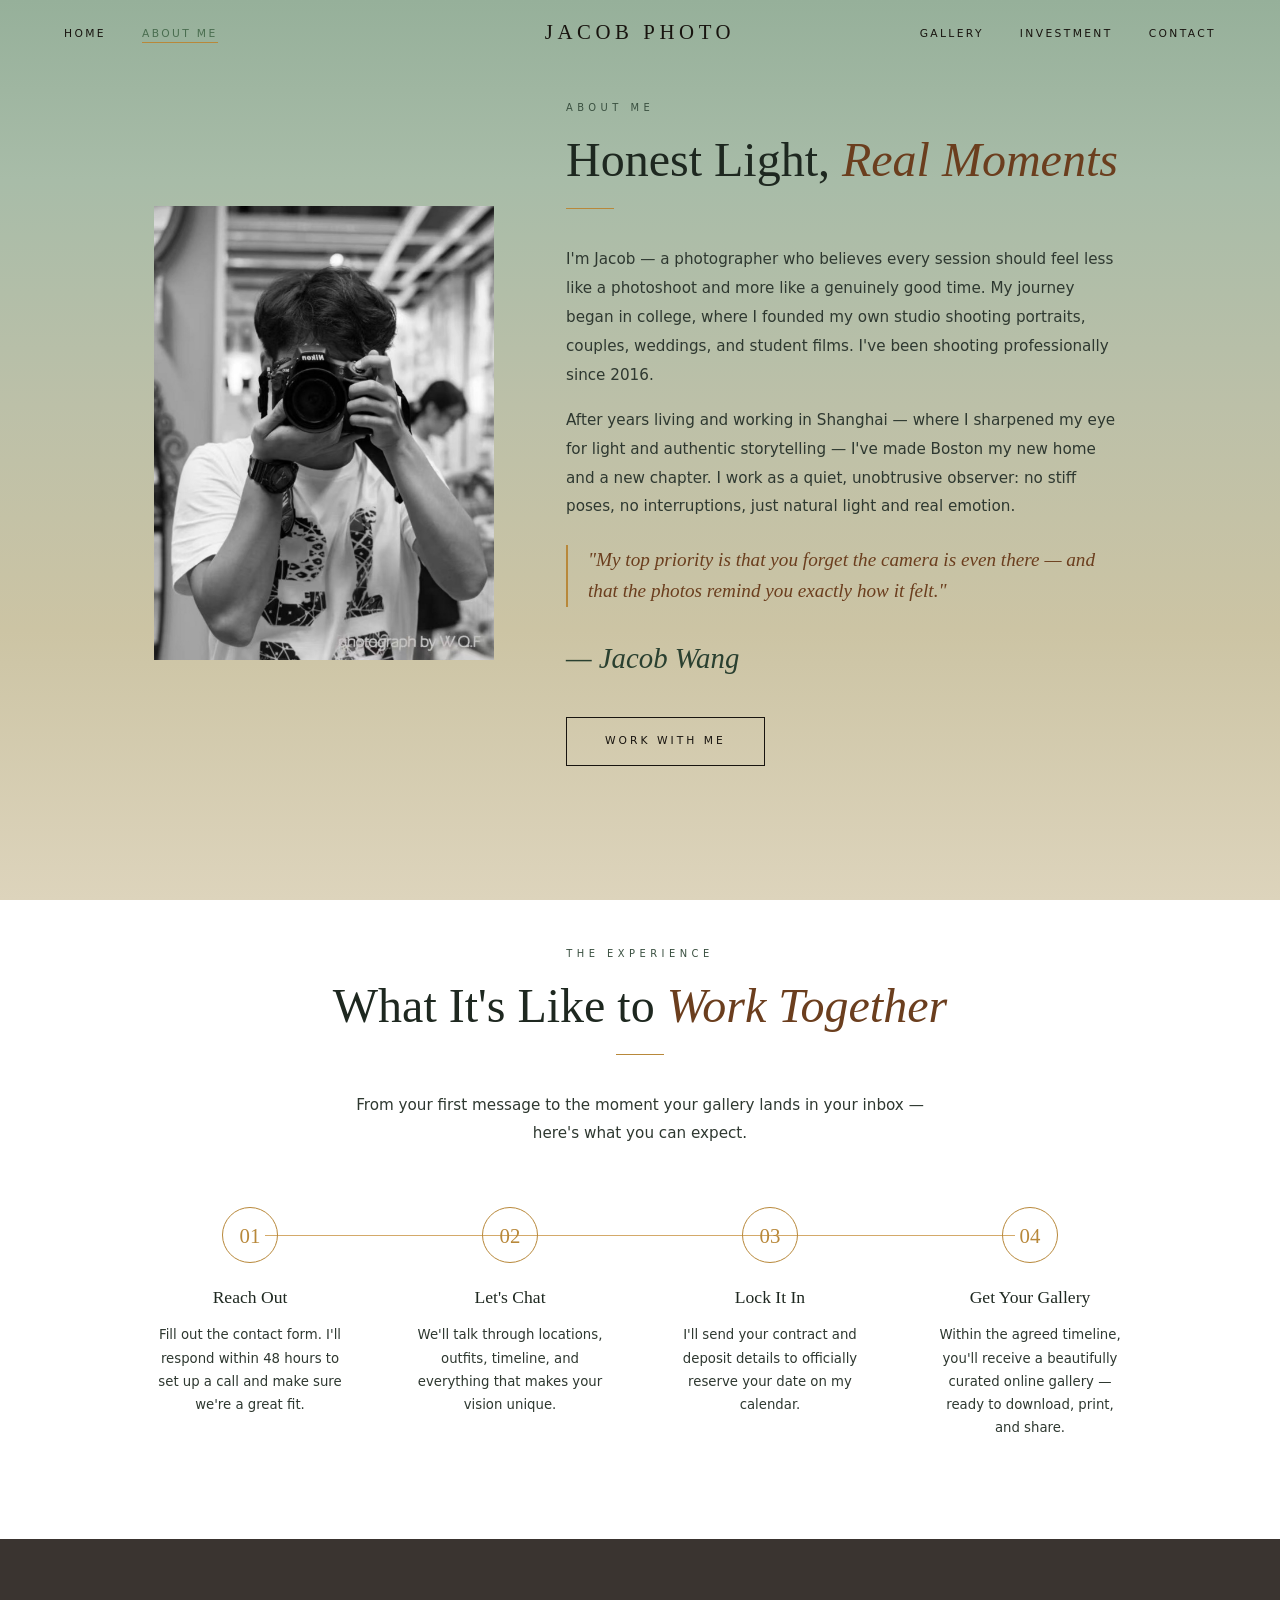
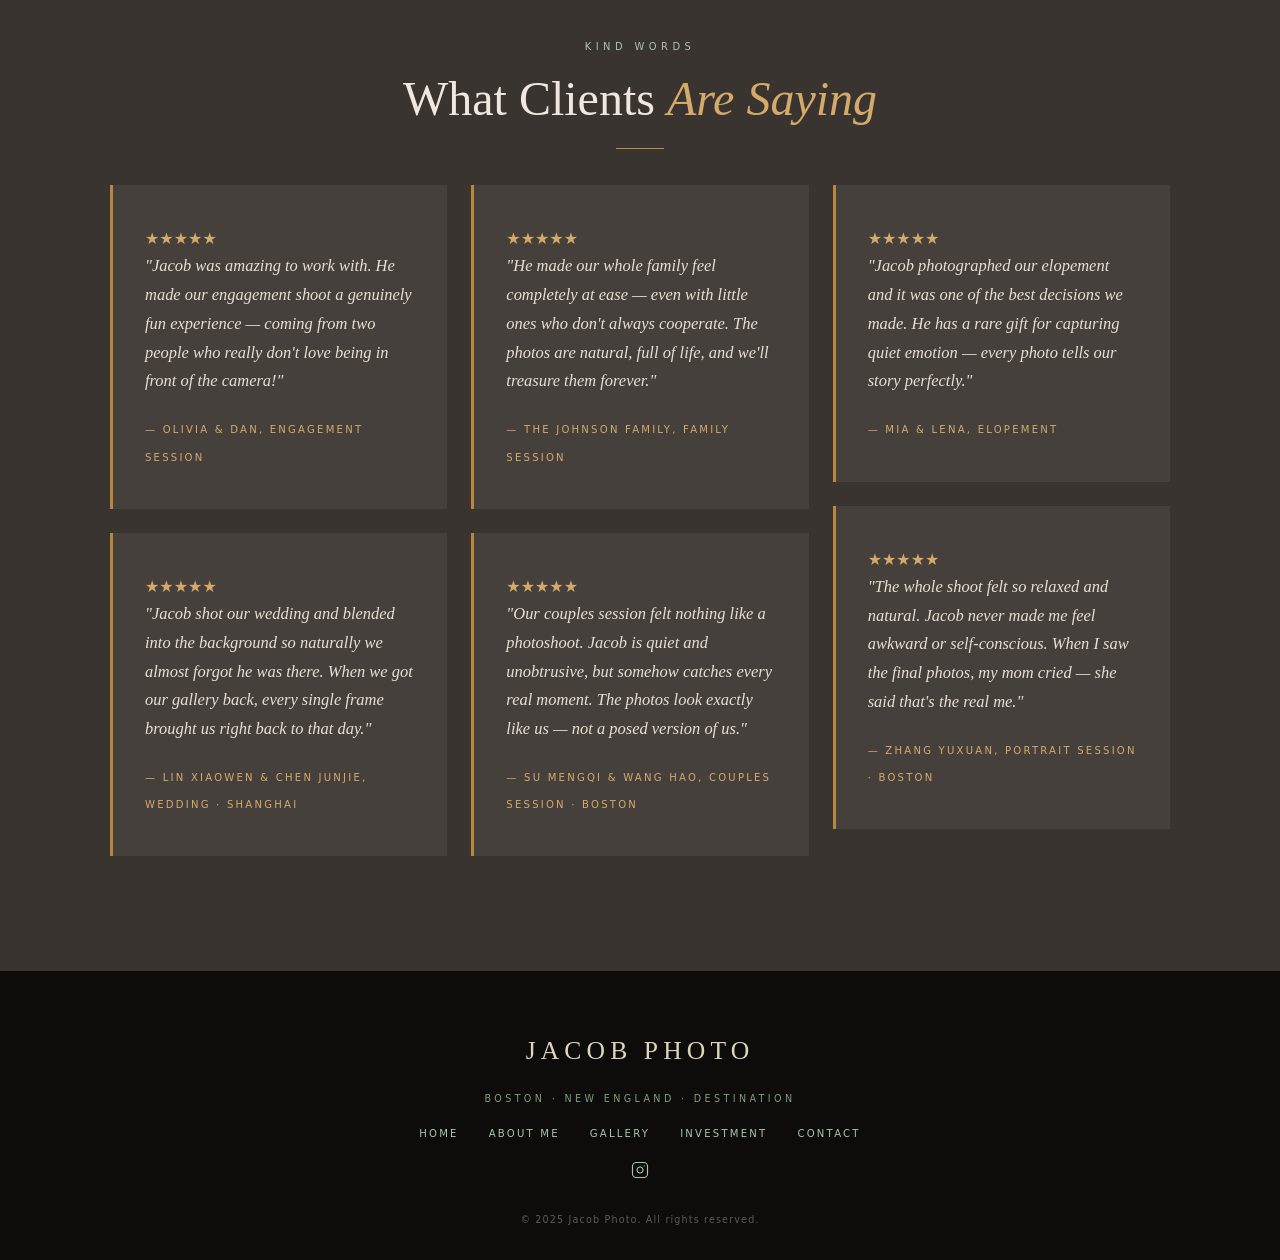
<file: about.html>
<!DOCTYPE html>
<html lang="en">
<head>
  <meta charset="UTF-8"/>
  <meta name="viewport" content="width=device-width,initial-scale=1.0"/>
  <title>About Me — Jacob Photo</title>
  <link rel="preconnect" href="https://fonts.googleapis.com">
  <link rel="preconnect" href="https://fonts.gstatic.com" crossorigin>
  <link href="https://fonts.googleapis.com/css2?family=Cormorant+Garamond:ital,wght@0,300;0,400;0,500;1,300;1,400;1,500&family=Jost:wght@200;300;400;500&display=swap" rel="stylesheet">
  <link rel="stylesheet" href="css/style.css"/>
</head>
<body class="subpage">

<!-- NAV -->
<nav id="nav">
  <div class="nav-inner">
    <ul class="nav-links">
      <li><a href="index.html">Home</a></li>
      <li><a href="about.html" class="active">About Me</a></li>
    </ul>
    <a href="index.html" class="nav-logo">Jacob Photo</a>
    <ul class="nav-links">
      <li><a href="gallery.html">Gallery</a></li>
      <li><a href="investment.html">Investment</a></li>
      <li><a href="contact.html">Contact</a></li>
    </ul>
    <button class="nav-burger" id="burger"><span></span><span></span><span></span></button>
  </div>
</nav>
<div class="nav-mobile" id="navMobile">
  <button class="nav-mobile-close" id="navClose">&#10005;</button>
  <a href="index.html">Home</a>
  <a href="about.html">About Me</a>
  <a href="gallery.html">Gallery</a>
  <a href="investment.html">Investment</a>
  <a href="contact.html">Contact</a>
</div>

<div class="about-compact" style="max-width:1100px;margin:0 auto;padding:100px 64px 80px;">
  <div class="about-compact-img">
    <img src="images/jacob-portrait.jpg" alt="Jacob Wang">
  </div>
  <div class="about-compact-text">
    <span class="label">About Me</span>
    <h1 class="heading">Honest Light, <em>Real Moments</em></h1>
    <div class="rule rule--left"></div>
    <p>I'm Jacob — a photographer who believes every session should feel less like a photoshoot and more like a genuinely good time. My journey began in college, where I founded my own studio shooting portraits, couples, weddings, and student films. I've been shooting professionally since 2016.</p>
    <p>After years living and working in Shanghai — where I sharpened my eye for light and authentic storytelling — I've made Boston my new home and a new chapter. I work as a quiet, unobtrusive observer: no stiff poses, no interruptions, just natural light and real emotion.</p>
    <p class="pull">"My top priority is that you forget the camera is even there — and that the photos remind you exactly how it felt."</p>
    <p class="about-sig">— Jacob Wang</p>
    <a href="contact.html" class="btn">Work With Me</a>
  </div>
</div>

<!-- PROCESS -->
<section class="about-process">
  <span class="label">The Experience</span>
  <h2 class="heading">What It's Like to <em>Work Together</em></h2>
  <div class="rule"></div>
  <p class="sec-intro" style="margin-bottom:60px;">From your first message to the moment your gallery lands in your inbox — here's what you can expect.</p>
  <div class="process-steps">
    <div class="p-step">
      <div class="p-num">01</div>
      <h4>Reach Out</h4>
      <p>Fill out the contact form. I'll respond within 48 hours to set up a call and make sure we're a great fit.</p>
    </div>
    <div class="p-step">
      <div class="p-num">02</div>
      <h4>Let's Chat</h4>
      <p>We'll talk through locations, outfits, timeline, and everything that makes your vision unique.</p>
    </div>
    <div class="p-step">
      <div class="p-num">03</div>
      <h4>Lock It In</h4>
      <p>I'll send your contract and deposit details to officially reserve your date on my calendar.</p>
    </div>
    <div class="p-step">
      <div class="p-num">04</div>
      <h4>Get Your Gallery</h4>
      <p>Within the agreed timeline, you'll receive a beautifully curated online gallery — ready to download, print, and share.</p>
    </div>
  </div>
</section>

<!-- TESTIMONIALS -->
<section class="about-testimonials">
  <span class="label">Kind Words</span>
  <h2 class="heading">What Clients <em>Are Saying</em></h2>
  <div class="rule"></div>
  <div class="t-masonry">

    <div class="t-card">
      <div class="t-stars">★★★★★</div>
      <p>"Jacob was amazing to work with. He made our engagement shoot a genuinely fun experience — coming from two people who really don't love being in front of the camera!"</p>
      <cite>— Olivia &amp; Dan, Engagement Session</cite>
    </div>

    <div class="t-card">
      <div class="t-stars">★★★★★</div>
      <p>"Jacob shot our wedding and blended into the background so naturally we almost forgot he was there. When we got our gallery back, every single frame brought us right back to that day."</p>
      <cite>— Lin Xiaowen &amp; Chen Junjie, Wedding · Shanghai</cite>
    </div>

    <div class="t-card">
      <div class="t-stars">★★★★★</div>
      <p>"He made our whole family feel completely at ease — even with little ones who don't always cooperate. The photos are natural, full of life, and we'll treasure them forever."</p>
      <cite>— The Johnson Family, Family Session</cite>
    </div>

    <div class="t-card">
      <div class="t-stars">★★★★★</div>
      <p>"Our couples session felt nothing like a photoshoot. Jacob is quiet and unobtrusive, but somehow catches every real moment. The photos look exactly like us — not a posed version of us."</p>
      <cite>— Su Mengqi &amp; Wang Hao, Couples Session · Boston</cite>
    </div>

    <div class="t-card">
      <div class="t-stars">★★★★★</div>
      <p>"Jacob photographed our elopement and it was one of the best decisions we made. He has a rare gift for capturing quiet emotion — every photo tells our story perfectly."</p>
      <cite>— Mia &amp; Lena, Elopement</cite>
    </div>

    <div class="t-card">
      <div class="t-stars">★★★★★</div>
      <p>"The whole shoot felt so relaxed and natural. Jacob never made me feel awkward or self-conscious. When I saw the final photos, my mom cried — she said that's the real me."</p>
      <cite>— Zhang Yuxuan, Portrait Session · Boston</cite>
    </div>

  </div>
</section>

<!-- FOOTER -->
<footer class="site-footer">
  <div class="footer-inner">
    <a href="index.html" class="footer-logo">Jacob Photo</a>
    <p class="footer-tag">Boston · New England · Destination</p>
    <nav class="footer-nav">
      <a href="index.html">Home</a>
      <a href="about.html">About Me</a>
      <a href="gallery.html">Gallery</a>
      <a href="investment.html">Investment</a>
      <a href="contact.html">Contact</a>
    </nav>
    <div class="footer-social">
      <a href="#" aria-label="Instagram">
        <svg width="18" height="18" viewBox="0 0 24 24" fill="none" stroke="currentColor" stroke-width="1.5" stroke-linecap="round" stroke-linejoin="round">
          <rect x="2" y="2" width="20" height="20" rx="5"/><path d="M16 11.37A4 4 0 1 1 12.63 8 4 4 0 0 1 16 11.37z"/><line x1="17.5" y1="6.5" x2="17.51" y2="6.5"/>
        </svg>
      </a>
    </div>
    <p class="footer-copy">&copy; 2025 Jacob Photo. All rights reserved.</p>
  </div>
</footer>

<script src="js/main.js"></script>
</body>
</html>
</file>
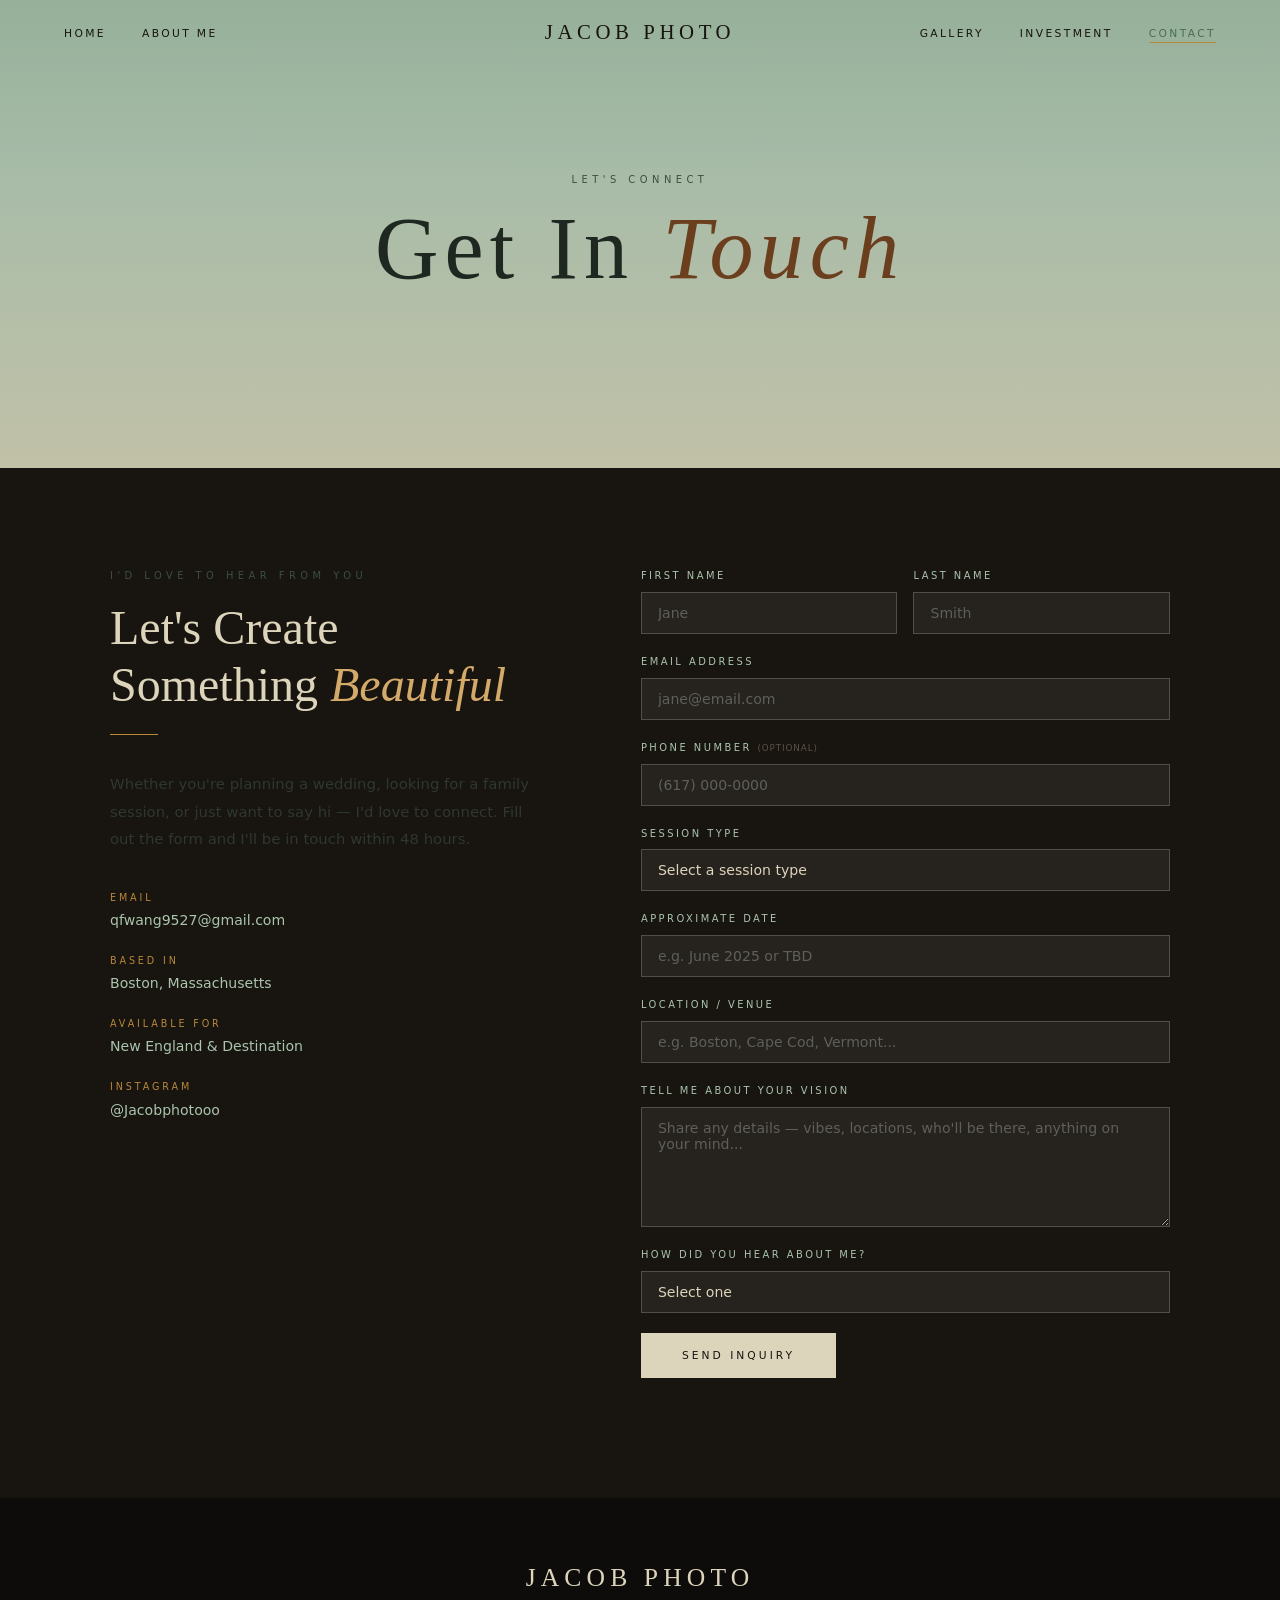
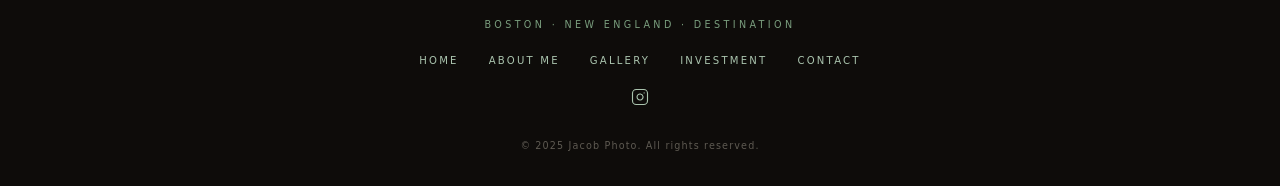
<file: contact.html>
<!DOCTYPE html>
<html lang="en">
<head>
  <meta charset="UTF-8"/>
  <meta name="viewport" content="width=device-width,initial-scale=1.0"/>
  <title>Contact — Jacob Photo</title>
  <link rel="preconnect" href="https://fonts.googleapis.com">
  <link rel="preconnect" href="https://fonts.gstatic.com" crossorigin>
  <link href="https://fonts.googleapis.com/css2?family=Cormorant+Garamond:ital,wght@0,300;0,400;0,500;1,300;1,400;1,500&family=Jost:wght@200;300;400;500&display=swap" rel="stylesheet">
  <link rel="stylesheet" href="css/style.css"/>
</head>
<body class="subpage">

<!-- NAV -->
<nav id="nav">
  <div class="nav-inner">
    <ul class="nav-links">
      <li><a href="index.html">Home</a></li>
      <li><a href="about.html">About Me</a></li>
    </ul>
    <a href="index.html" class="nav-logo">Jacob Photo</a>
    <ul class="nav-links">
      <li><a href="gallery.html">Gallery</a></li>
      <li><a href="investment.html">Investment</a></li>
      <li><a href="contact.html" class="active">Contact</a></li>
    </ul>
    <button class="nav-burger" id="burger"><span></span><span></span><span></span></button>
  </div>
</nav>
<div class="nav-mobile" id="navMobile">
  <button class="nav-mobile-close" id="navClose">&#10005;</button>
  <a href="index.html">Home</a>
  <a href="about.html">About Me</a>
  <a href="gallery.html">Gallery</a>
  <a href="investment.html">Investment</a>
  <a href="contact.html">Contact</a>
</div>

<!-- PAGE HERO (light) -->
<div class="page-hero">
  <div class="page-hero-bg"></div>
  <div class="page-hero-content">
    <span class="label">Let's Connect</span>
    <h1 class="page-hero-title">Get In <em>Touch</em></h1>
  </div>
</div>

<!-- CONTACT BODY -->
<div class="contact-page">
  <div class="contact-wrap">

    <!-- LEFT -->
    <div class="contact-left">
      <span class="label">I'd Love to Hear from You</span>
      <h2 class="heading" style="color:var(--cream);">Let's Create Something <em style="color:var(--tan-lt)">Beautiful</em></h2>
      <div class="rule rule--left" style="background:var(--tan)"></div>
      <p>Whether you're planning a wedding, looking for a family session, or just want to say hi — I'd love to connect. Fill out the form and I'll be in touch within 48 hours.</p>
      <div class="contact-details">
        <div class="c-detail">
          <span class="c-lbl">Email</span>
          <span class="c-val">qfwang9527@gmail.com</span>
        </div>
        <div class="c-detail">
          <span class="c-lbl">Based In</span>
          <span class="c-val">Boston, Massachusetts</span>
        </div>
        <div class="c-detail">
          <span class="c-lbl">Available For</span>
          <span class="c-val">New England &amp; Destination</span>
        </div>
        <div class="c-detail">
          <span class="c-lbl">Instagram</span>
          <span class="c-val">@Jacobphotooo</span>
        </div>
      </div>
    </div>

    <!-- FORM -->
    <form class="contact-form" id="contactForm" onsubmit="handleSubmit(event)">

      <div class="form-row">
        <div class="fgrp">
          <label for="fname">First Name</label>
          <input type="text" id="fname" name="fname" placeholder="Jane" required/>
        </div>
        <div class="fgrp">
          <label for="lname">Last Name</label>
          <input type="text" id="lname" name="lname" placeholder="Smith" required/>
        </div>
      </div>

      <div class="fgrp">
        <label for="email">Email Address</label>
        <input type="email" id="email" name="email" placeholder="jane@email.com" required/>
      </div>

      <div class="fgrp">
        <label for="phone">Phone Number <span style="font-size:.55rem;letter-spacing:.1em;color:var(--warm-gray)">(optional)</span></label>
        <input type="tel" id="phone" name="phone" placeholder="(617) 000-0000"/>
      </div>

      <div class="fgrp">
        <label for="session">Session Type</label>
        <select id="session" name="session">
          <option value="" disabled selected>Select a session type</option>
          <option>Wedding</option>
          <option>Engagement</option>
          <option>Portrait</option>
          <option>Family</option>
          <option>Maternity</option>
          <option>Senior Portraits</option>
          <option>Elopement</option>
          <option>Other</option>
        </select>
      </div>

      <div class="fgrp">
        <label for="date">Approximate Date</label>
        <input type="text" id="date" name="date" placeholder="e.g. June 2025 or TBD"/>
      </div>

      <div class="fgrp">
        <label for="location">Location / Venue</label>
        <input type="text" id="location" name="location" placeholder="e.g. Boston, Cape Cod, Vermont..."/>
      </div>

      <div class="fgrp">
        <label for="message">Tell Me About Your Vision</label>
        <textarea id="message" name="message" rows="5" placeholder="Share any details — vibes, locations, who'll be there, anything on your mind..."></textarea>
      </div>

      <div class="fgrp">
        <label for="referral">How Did You Hear About Me?</label>
        <select id="referral" name="referral">
          <option value="" disabled selected>Select one</option>
          <option>Instagram</option>
          <option>Google</option>
          <option>Friend or Family Referral</option>
          <option>Past Client</option>
          <option>The Knot / WeddingWire</option>
          <option>Other</option>
        </select>
      </div>

      <button type="submit" class="form-submit">Send Inquiry</button>
      <div class="form-ok" id="formOk">
        ✓ &nbsp; Thank you! I'll be in touch within 48 hours.
      </div>

    </form>

  </div>
</div>

<!-- FOOTER -->
<footer class="site-footer">
  <div class="footer-inner">
    <a href="index.html" class="footer-logo">Jacob Photo</a>
    <p class="footer-tag">Boston · New England · Destination</p>
    <nav class="footer-nav">
      <a href="index.html">Home</a>
      <a href="about.html">About Me</a>
      <a href="gallery.html">Gallery</a>
      <a href="investment.html">Investment</a>
      <a href="contact.html">Contact</a>
    </nav>
    <div class="footer-social">
      <a href="#" aria-label="Instagram">
        <svg width="18" height="18" viewBox="0 0 24 24" fill="none" stroke="currentColor" stroke-width="1.5" stroke-linecap="round" stroke-linejoin="round">
          <rect x="2" y="2" width="20" height="20" rx="5"/><path d="M16 11.37A4 4 0 1 1 12.63 8 4 4 0 0 1 16 11.37z"/><line x1="17.5" y1="6.5" x2="17.51" y2="6.5"/>
        </svg>
      </a>
    </div>
    <p class="footer-copy">&copy; 2025 Jacob Photo. All rights reserved.</p>
  </div>
</footer>

<script src="js/main.js"></script>
</body>
</html>
</file>
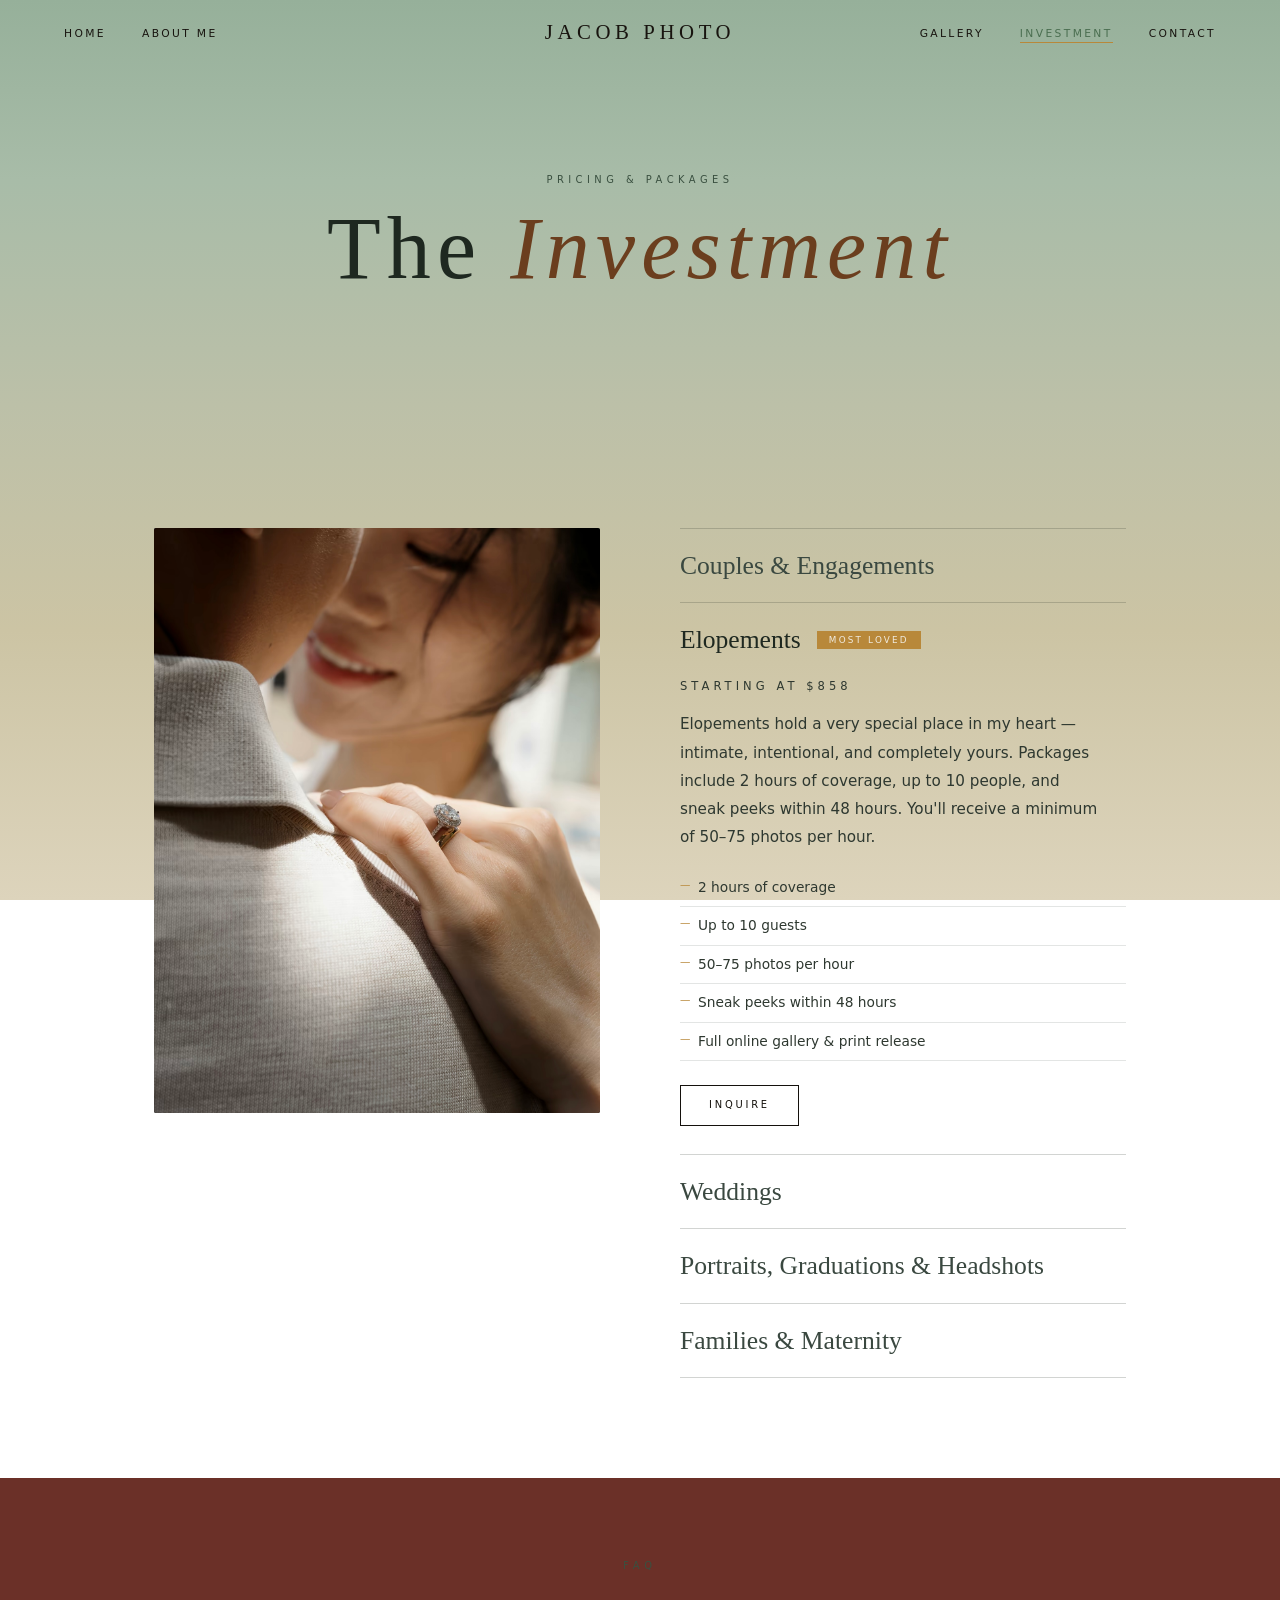
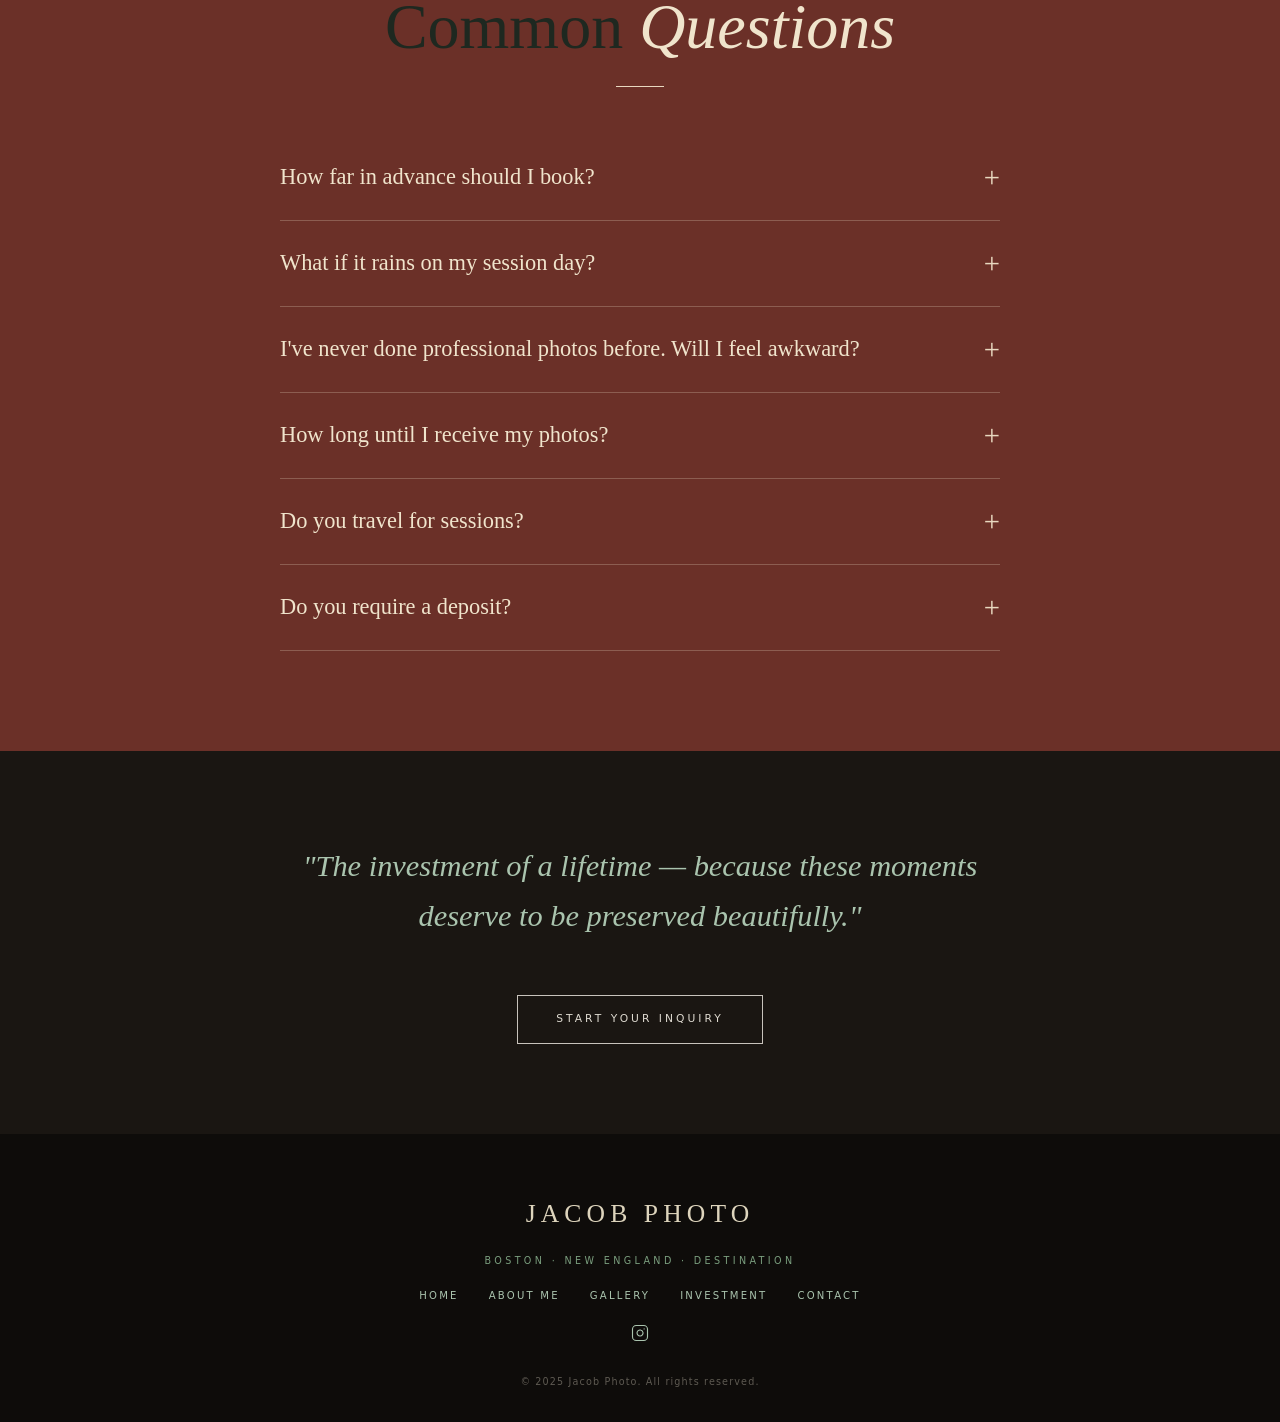
<file: investment.html>
<!DOCTYPE html>
<html lang="en">
<head>
  <meta charset="UTF-8"/>
  <meta name="viewport" content="width=device-width,initial-scale=1.0"/>
  <title>Investment — Jacob Photo</title>
  <link rel="preconnect" href="https://fonts.googleapis.com">
  <link rel="preconnect" href="https://fonts.gstatic.com" crossorigin>
  <link href="https://fonts.googleapis.com/css2?family=Cormorant+Garamond:ital,wght@0,300;0,400;0,500;1,300;1,400;1,500&family=Jost:wght@200;300;400;500&display=swap" rel="stylesheet">
  <link rel="stylesheet" href="css/style.css"/>
</head>
<body class="subpage">

<!-- NAV -->
<nav id="nav">
  <div class="nav-inner">
    <ul class="nav-links">
      <li><a href="index.html">Home</a></li>
      <li><a href="about.html">About Me</a></li>
    </ul>
    <a href="index.html" class="nav-logo">Jacob Photo</a>
    <ul class="nav-links">
      <li><a href="gallery.html">Gallery</a></li>
      <li><a href="investment.html" class="active">Investment</a></li>
      <li><a href="contact.html">Contact</a></li>
    </ul>
    <button class="nav-burger" id="burger"><span></span><span></span><span></span></button>
  </div>
</nav>
<div class="nav-mobile" id="navMobile">
  <button class="nav-mobile-close" id="navClose">&#10005;</button>
  <a href="index.html">Home</a>
  <a href="about.html">About Me</a>
  <a href="gallery.html">Gallery</a>
  <a href="investment.html">Investment</a>
  <a href="contact.html">Contact</a>
</div>

<!-- PAGE HERO -->
<div class="page-hero">
  <div class="page-hero-bg"></div>
  <div class="page-hero-content">
    <span class="label">Pricing &amp; Packages</span>
    <h1 class="page-hero-title">The <em>Investment</em></h1>
  </div>
</div>

<!-- INTERACTIVE PRICING -->
<div class="inv-split">

  <!-- LEFT: photo panel -->
  <div class="inv-photo-panel">
    <div class="inv-photos">
      <div class="inv-photo active" data-id="engagement">
         <img src="images/image2/engagement/gallery-Engagement-05.jpg" alt="Engagement">
        <!-- <img src="images/inv-engagement.jpg" alt="Engagement"> -->
      </div>
      <div class="inv-photo" data-id="elopement">
        <img src="images/image2/engagement/gallery-Engagement-30.jpg" alt="Elopement">
        <!-- <img src="images/inv-elopement.jpg" alt="Elopement"> -->
      </div>
      <div class="inv-photo" data-id="wedding">
        <img src="images/image2/wedding/gallery-wedding-09.jpg" alt="Wedding">
        <!-- <img src="images/inv-wedding.jpg" alt="Wedding"> -->
      </div>
      <div class="inv-photo" data-id="portrait">
        <img src="images/image2/portrait/gallery-Portraits-05.jpg" alt="Portrait">
        <!-- <img src="images/inv-portrait.jpg" alt="Portrait"> -->
      </div>
      <div class="inv-photo" data-id="family">
        <img src="images/image2/family/gallery-Family-04.jpg" alt="Family">
        <!-- <img src="images/inv-family.jpg" alt="Family"> -->
      </div>
    </div>
  </div>

  <!-- RIGHT: accordion list -->
  <div class="inv-list-panel">

    <div class="inv-item" data-id="engagement">
      <button class="inv-title" onclick="toggleInv(this)">
        Couples &amp; Engagements
      </button>
      <div class="inv-body">
        <p class="inv-price">Starting at $658</p>
        <p class="inv-desc">A relaxed session for couples who want to celebrate their love story before the big day — or simply because. You'll receive at least 50 fully edited photos, golden-hour light, and an experience that feels more like a date than a photoshoot.</p>
        <ul class="inv-list">
          <li>2 hour session</li>
          <li>Up to 2 locations</li>
          <li>50+ edited images</li>
          <li>Online gallery delivery</li>
          <li>Outfit &amp; location guidance</li>
        </ul>
        <a href="contact.html" class="btn btn--sm">Inquire</a>
      </div>
    </div>

    <div class="inv-item active" data-id="elopement">
      <button class="inv-title" onclick="toggleInv(this)">
        Elopements
        <span class="inv-fav">Most Loved</span>
      </button>
      <div class="inv-body">
        <p class="inv-price">Starting at $858</p>
        <p class="inv-desc">Elopements hold a very special place in my heart — intimate, intentional, and completely yours. Packages include 2 hours of coverage, up to 10 people, and sneak peeks within 48 hours. You'll receive a minimum of 50–75 photos per hour.</p>
        <ul class="inv-list">
          <li>2 hours of coverage</li>
          <li>Up to 10 guests</li>
          <li>50–75 photos per hour</li>
          <li>Sneak peeks within 48 hours</li>
          <li>Full online gallery &amp; print release</li>
        </ul>
        <a href="contact.html" class="btn btn--sm">Inquire</a>
      </div>
    </div>

    <div class="inv-item" data-id="wedding">
      <button class="inv-title" onclick="toggleInv(this)">
        Weddings
      </button>
      <div class="inv-body">
        <p class="inv-price">Starting at $3,600</p>
        <p class="inv-desc">Every wedding is as unique as the love story behind it — from backyard parties to intimate church ceremonies, I'm here to celebrate it all. My goal is to make your photos feel real and alive. You'll receive a sneak peek within 48 hours and at least 50 photos per hour of coverage.</p>
        <ul class="inv-list">
          <li>6–10 hours of coverage</li>
          <li>300+ edited images</li>
          <li>Sneak peeks within 48 hours</li>
          <li>Complimentary engagement session</li>
          <li>Custom timeline planning</li>
          <li>Travel throughout New England</li>
        </ul>
        <a href="contact.html" class="btn btn--sm">Inquire</a>
      </div>
    </div>

    <div class="inv-item" data-id="portrait">
      <button class="inv-title" onclick="toggleInv(this)">
        Portraits, Graduations &amp; Headshots
      </button>
      <div class="inv-body">
        <p class="inv-price">Starting at $568</p>
        <p class="inv-desc">Whether you're celebrating a milestone, building your personal brand, or just want beautiful images of yourself — this session is for you. You'll receive at least 25 fully edited, gallery-ready photos.</p>
        <ul class="inv-list">
          <li>1–2 hour session</li>
          <li>1–2 locations</li>
          <li>25+ edited images</li>
          <li>Online gallery delivery</li>
          <li>Full print release</li>
        </ul>
        <a href="contact.html" class="btn btn--sm">Inquire</a>
      </div>
    </div>

    <div class="inv-item" data-id="family">
      <button class="inv-title" onclick="toggleInv(this)">
        Families &amp; Maternity
      </button>
      <div class="inv-body">
        <p class="inv-price">Starting at $658</p>
        <p class="inv-desc">This chapter of your family's story deserves to be remembered exactly as it is — joyful, messy, and full of love. You'll receive at least 50 fully edited photos that capture everyone, even the little ones who won't sit still.</p>
        <ul class="inv-list">
          <li>1–2 hour session</li>
          <li>1 location</li>
          <li>50+ edited images</li>
          <li>Online gallery delivery</li>
          <li>Full print release</li>
        </ul>
        <a href="contact.html" class="btn btn--sm">Inquire</a>
      </div>
    </div>

  </div><!-- /inv-list-panel -->
</div><!-- /inv-split -->

<!-- FAQ -->
<section class="invest-faq">
  <div class="faq-inner">
    <div style="text-align:center;margin-bottom:48px;">
      <span class="label">FAQ</span>
      <h2 class="heading">Common <em>Questions</em></h2>
      <div class="rule"></div>
    </div>
    <div class="faq-list">

      <div class="faq-item">
        <button class="faq-q" onclick="toggleFaq(this)">
          How far in advance should I book? <span class="faq-icon">+</span>
        </button>
        <div class="faq-a">
          <p>For weddings, I recommend booking 4-8 weeks in advance as peak dates fill quickly. For portrait sessions, 1–2 weeks is usually sufficient — though spring and fall book faster.</p>
        </div>
      </div>

      <div class="faq-item">
        <button class="faq-q" onclick="toggleFaq(this)">
          What if it rains on my session day? <span class="faq-icon">+</span>
        </button>
        <div class="faq-a">
          <p>A little rain can make for magical photos! If severe weather requires rescheduling, we'll find a new date.</p>
        </div>
      </div>

      <div class="faq-item">
        <button class="faq-q" onclick="toggleFaq(this)">
          I've never done professional photos before. Will I feel awkward? <span class="faq-icon">+</span>
        </button>
        <div class="faq-a">
          <p>This is the most common concern I hear — and it completely disappears within the first 10 minutes. My job is to guide you through natural poses and capture candid moments so you never have to "perform" for the camera.</p>
        </div>
      </div>

      <div class="faq-item">
        <button class="faq-q" onclick="toggleFaq(this)">
          How long until I receive my photos? <span class="faq-icon">+</span>
        </button>
        <div class="faq-a">
          <p>Portrait and engagement sessions are typically delivered within 1–2 weeks. Wedding galleries are delivered within 2–3 weeks. I'll always confirm the exact timeline when we book.</p>
        </div>
      </div>

      <div class="faq-item">
        <button class="faq-q" onclick="toggleFaq(this)">
          Do you travel for sessions? <span class="faq-icon">+</span>
        </button>
        <div class="faq-a">
          <p>Yes! I'm based in Boston but love to travel throughout New England and beyond. Destination weddings and elopements are always welcome — just reach out and let's talk.</p>
        </div>
      </div>

      <div class="faq-item">
        <button class="faq-q" onclick="toggleFaq(this)">
          Do you require a deposit? <span class="faq-icon">+</span>
        </button>
        <div class="faq-a">
          <p>Yes — a 30% non-refundable retainer is required to officially reserve your date. The remaining balance is due one week before your session or wedding day.</p>
        </div>
      </div>

    </div>
  </div>
</section>

<!-- CTA BAND -->
<div class="quote-band">
  <blockquote>"The investment of a lifetime — because these moments deserve to be preserved beautifully."</blockquote>
  <br><br>
  <a href="contact.html" class="btn btn--light">Start Your Inquiry</a>
</div>

<!-- FOOTER -->
<footer class="site-footer">
  <div class="footer-inner">
    <a href="index.html" class="footer-logo">Jacob Photo</a>
    <p class="footer-tag">Boston · New England · Destination</p>
    <nav class="footer-nav">
      <a href="index.html">Home</a>
      <a href="about.html">About Me</a>
      <a href="gallery.html">Gallery</a>
      <a href="investment.html">Investment</a>
      <a href="contact.html">Contact</a>
    </nav>
    <div class="footer-social">
      <a href="#" aria-label="Instagram">
        <svg width="18" height="18" viewBox="0 0 24 24" fill="none" stroke="currentColor" stroke-width="1.5" stroke-linecap="round" stroke-linejoin="round">
          <rect x="2" y="2" width="20" height="20" rx="5"/><path d="M16 11.37A4 4 0 1 1 12.63 8 4 4 0 0 1 16 11.37z"/><line x1="17.5" y1="6.5" x2="17.51" y2="6.5"/>
        </svg>
      </a>
    </div>
    <p class="footer-copy">&copy; 2025 Jacob Photo. All rights reserved.</p>
  </div>
</footer>

<script src="js/main.js"></script>
</body>
</html>
</file>
<file: css/style.css>
/* ═══════════════════════════════════════════
   JACOB PHOTO — Shared Stylesheet
   Morandi: Sage Green × Warm Tan/Brown
═══════════════════════════════════════════ */
:root {
  --sage:       #7a9e7e;
  --sage-lt:    #aac4ae;
  --sage-dk:    #4a6e50;
  --cream:      #ddd4bc;
  --cream-dk:   #cec4aa;
  --tan:        #b8883a;
  --tan-lt:     #d4aa6a;
  --brown:      #6b3e1e;
  --charcoal:   #18140f;
  --warm-gray:  #5a5248;
  --mist:       #ccd8ce;
  --white:      #f0ebe0;
  --serif:      'DM Serif Display', Georgia, serif;
  --sans:       'Inter', system-ui, sans-serif;
  --ease:       all 0.35s ease;
}

*, *::before, *::after { margin:0; padding:0; box-sizing:border-box; }
html { scroll-behavior:smooth; }
body {
  font-family: var(--sans);
  font-weight: 300;
  background: var(--cream);
  color: var(--charcoal);
  overflow-x: hidden;
  line-height: 1.7;
}
img { max-width:100%; display:block; object-fit:cover; }
a { text-decoration:none; color:inherit; }
button { cursor:pointer; font-family:var(--sans); }

/* ── TYPE HELPERS ── */
.label {
  display: block;
  font-size: .62rem;
  font-weight: 400;
  letter-spacing: .45em;
  text-transform: uppercase;
  color: var(--sage);
  margin-bottom: 14px;
}
.heading {
  font-family: var(--serif);
  font-size: clamp(2rem, 4vw, 3rem);
  font-weight: 300;
  line-height: 1.2;
  color: var(--charcoal);
  margin-bottom: 20px;
}
.heading em { font-style:italic; color:var(--brown); }
.rule {
  width: 48px; height: 1px;
  background: var(--tan);
  margin: 0 auto 36px;
}
.rule--left { margin-left:0; }
.sec-intro {
  font-size: .95rem;
  color: var(--warm-gray);
  line-height: 1.85;
  max-width: 580px;
  margin: 0 auto;
}

/* ── BUTTONS ── */
.btn {
  display: inline-block;
  font-family: var(--sans);
  font-size: .67rem;
  font-weight: 400;
  letter-spacing: .28em;
  text-transform: uppercase;
  padding: 14px 38px;
  border: 1px solid var(--charcoal);
  color: var(--charcoal);
  transition: var(--ease);
}
.btn:hover { background:var(--charcoal); color:var(--cream); }
.btn--light { border-color:rgba(244,239,230,0.8); color:rgba(244,239,230,0.9); }
.btn--light:hover { background:rgba(244,239,230,0.9); color:var(--charcoal); }
.btn--sm { padding:11px 28px; font-size:.62rem; }
.btn--tan { border-color:var(--tan); color:var(--tan); }
.btn--tan:hover { background:var(--tan); color:var(--white); }

/* ═══════════════════════════════
   NAV
═══════════════════════════════ */
#nav {
  position: fixed;
  top:0; left:0; right:0;
  z-index: 900;
  transition: background .5s ease, backdrop-filter .5s ease;
}

#nav.solid {
  background: rgba(232,224,212,.97);
  backdrop-filter: blur(10px);
}

/* ── Subpages: same gradient as gallery ── */
body.subpage {
  background: linear-gradient(
    180deg,
    #96b09a 0%,
    #a8bca8 20%,
    #bcc0a8 45%,
    #ccc4a4 70%,
    #ddd4bc 100%
  );
  background-attachment: fixed;
}
body.subpage #nav {
  background: transparent;
  backdrop-filter: none;
}
body.subpage #nav.solid {
  background: rgba(150,176,154,.95);
  backdrop-filter: blur(10px);
}

/* All subpage text — dark for contrast on sage bg */
body.subpage .heading,
body.subpage .page-hero-title,
body.subpage h1, body.subpage h2,
body.subpage h3, body.subpage h4 {
  color: #1e2820;
}
body.subpage p { color: #2e3830; }
body.subpage .label { color: #3a5040; }
body.subpage .inv-title { color: #3a4840; }
body.subpage .inv-item.active .inv-title,
body.subpage .inv-title:hover { color: #1e2820; }
body.subpage .faq-q { color: #1e2820; }
body.subpage .about-sig { color: #2a4030 !important; }
body.subpage .pull { color: var(--brown) !important; }
body.subpage .inv-desc { color: #2e3830 !important; }
body.subpage .inv-list li { color: #2e3830 !important; }
body.subpage .sec-intro { color: #2e3830; }
body.subpage .f-btn { color: #2e3830; }
body.subpage .f-btn:hover,
body.subpage .f-btn.active { color: #1e2820; }

.nav-inner {
  display: flex;
  align-items: center;
  justify-content: space-between;
  padding: 26px 64px;
  transition: padding .4s;
}
#nav.solid .nav-inner,
body.subpage #nav .nav-inner { padding:18px 64px; }

.nav-links {
  display: flex;
  gap: 36px;
  list-style: none;
}
.nav-links a {
  font-size: .67rem;
  font-weight: 400;
  letter-spacing: .22em;
  text-transform: uppercase;
  color: var(--charcoal);
  transition: color .3s;
  position: relative;
  padding-bottom: 3px;
}
.nav-links a::after {
  content:'';
  position:absolute;
  bottom:0; left:0;
  width:0; height:1px;
  background:var(--tan);
  transition:width .3s;
}
.nav-links a:hover::after,
.nav-links a.active::after { width:100%; }
.nav-links a:hover,
.nav-links a.active { color:var(--sage-dk); }

.nav-logo {
  font-family: var(--serif);
  font-size: 1.3rem;
  font-weight: 300;
  letter-spacing: .22em;
  text-transform: uppercase;
  color: var(--charcoal);
  position: absolute;
  left: 50%;
  transform: translateX(-50%);
  white-space: nowrap;
  transition: color .3s;
}

/* HOME ONLY — light text over hero photo */
body:not(.subpage) #nav:not(.solid) .nav-links a {
  color: rgba(244,239,230,0.90);
}
body:not(.subpage) #nav:not(.solid) .nav-links a:hover,
body:not(.subpage) #nav:not(.solid) .nav-links a.active {
  color: #ffffff;
}
body:not(.subpage) #nav:not(.solid) .nav-links a::after {
  background: rgba(244,239,230,0.70);
}
body:not(.subpage) #nav:not(.solid) .nav-logo {
  color: rgba(244,239,230,0.90);
}
body:not(.subpage) #nav:not(.solid) .nav-burger span {
  background: rgba(244,239,230,0.90);
}

/* Hamburger */
.nav-burger {
  display: none;
  flex-direction: column;
  gap: 6px;
  background: none;
  border: none;
}
.nav-burger span {
  display:block;
  width:24px; height:1px;
  background:var(--charcoal);
  transition:var(--ease);
}

/* Mobile overlay */
.nav-mobile {
  display: none;
  position: fixed;
  inset: 0;
  background: var(--cream);
  z-index: 950;
  flex-direction: column;
  align-items: center;
  justify-content: center;
  gap: 42px;
}
.nav-mobile.open { display:flex; }
.nav-mobile a {
  font-family: var(--serif);
  font-size: 2.3rem;
  font-weight: 300;
  letter-spacing: .08em;
  color: var(--charcoal);
  transition: color .3s;
}
.nav-mobile a:hover { color:var(--brown); }
.nav-mobile-close {
  position:absolute;
  top:28px; right:32px;
  background:none; border:none;
  font-size:1.5rem;
  color:var(--charcoal);
}

/* Force footer colours on subpages — override body.subpage rules */
body.subpage .site-footer .footer-logo { color: var(--cream) !important; }
body.subpage .site-footer .footer-tag { color: var(--sage) !important; }
body.subpage .site-footer .footer-nav a { color: var(--sage-lt) !important; }
body.subpage .site-footer .footer-social a { color: var(--sage-lt) !important; }
body.subpage .site-footer .footer-copy { color: #5e5a52 !important; }

/* ═══════════════════════════════
   PAGE HERO — transparent, shows body gradient
═══════════════════════════════ */
.page-hero {
  height: 52vh;
  min-height: 340px;
  display: flex;
  align-items: center;
  justify-content: center;
  text-align: center;
  position: relative;
  overflow: hidden;
}
/* Home hero keeps its own gradient */
.home-hero-bg {
  position: absolute; inset: 0;
  background: linear-gradient(
    170deg,
    #6e8a78 0%,
    #8a9e90 30%,
    #a8a890 60%,
    #c0b89a 100%
  );
}
/* Subpage hero = transparent → body gradient shows through */
.page-hero-bg {
  position: absolute; inset: 0;
  background: transparent;
}
.page-hero-bg::before,
.page-hero-bg::after { display: none; }

.page-hero-content {
  position:relative; z-index:2;
  padding:0 20px;
}
.page-hero-content .label { color: #2a3e2c; }
.page-hero-title {
  font-family: var(--serif);
  font-size: clamp(2.8rem, 7vw, 5.5rem);
  font-weight: 400;
  letter-spacing: .07em;
  color: #0e0c08;
  line-height: 1.05;
}
.page-hero-title em { font-style:italic; color:var(--brown); }

/* ═══════════════════════════════
   FOOTER
═══════════════════════════════ */
.site-footer {
  background: #0e0c0a;
  padding: 58px 64px 32px;
}
.footer-inner {
  max-width: 1080px;
  margin: 0 auto;
  display: flex;
  flex-direction: column;
  align-items: center;
  gap: 18px;
}
.footer-logo {
  font-family: var(--serif);
  font-size: 1.6rem;
  font-weight: 300;
  letter-spacing: .2em;
  text-transform: uppercase;
  color: var(--cream);
}
.footer-tag {
  font-size:.6rem;
  letter-spacing:.35em;
  text-transform:uppercase;
  color:var(--sage);
}
.footer-nav {
  display:flex;
  gap:30px;
  flex-wrap:wrap;
  justify-content:center;
}
.footer-nav a {
  font-size:.63rem;
  font-weight:400;
  letter-spacing:.22em;
  text-transform:uppercase;
  color:var(--sage-lt);
  transition:color .3s;
}
.footer-nav a:hover { color:var(--tan); }
.footer-copy {
  font-size:.6rem;
  color:#5e5a52;
  letter-spacing:.12em;
  margin-top:6px;
}
.footer-social { display:flex; gap:18px; }
.footer-social a { color:var(--sage-lt); transition:color .3s; }
.footer-social a:hover { color:var(--tan); }

/* ═══════════════════════════════
   HOME — HERO SLIDESHOW
═══════════════════════════════ */
.home-hero {
  height: 100vh;
  min-height: 600px;
  position: relative;
  overflow: hidden;
}
.slides { position: absolute; inset: 0; }
.slide {
  position: absolute; inset: 0;
  opacity: 0;
  transition: opacity 1.2s ease;
  will-change: opacity;
}
.slide.active { opacity: 1; }
.slide-ph { position: absolute; inset: 0; }
.slide img {
  position: absolute; inset: 0;
  width: 100%; height: 100%;
  object-fit: cover;
  animation: kenburns 8s ease-in-out both;
}
@keyframes kenburns {
  from { transform: scale(1.06); }
  to   { transform: scale(1.0); }
}
.hero-overlay {
  position: absolute; inset: 0; z-index: 2;
  background: radial-gradient(ellipse at center,
    rgba(10,8,6,0.25) 0%,
    rgba(10,8,6,0.62) 100%);
}
.hero-text {
  position: absolute; inset: 0; z-index: 3;
  display: flex; flex-direction: column;
  align-items: center; justify-content: center;
  text-align: center; padding: 0 24px;
  animation: fadeUp 1.4s ease both;
}
@keyframes fadeUp {
  from { opacity:0; transform:translateY(20px); }
  to   { opacity:1; transform:translateY(0); }
}
.hero-eyebrow {
  font-size: .6rem; font-weight: 400;
  letter-spacing: .52em; text-transform: uppercase;
  color: rgba(244,239,230,0.82); margin-bottom: 20px;
  text-shadow: 0 1px 8px rgba(0,0,0,0.4);
}
.hero-name {
  font-family: var(--serif);
  font-size: clamp(2.8rem, 7vw, 6rem);
  font-weight: 300; letter-spacing: .14em;
  text-transform: uppercase; color: #f0ebe0;
  line-height: 1.05; margin-bottom: 18px;
  text-shadow: 0 2px 24px rgba(0,0,0,0.45);
}
.hero-sub {
  font-family: var(--serif); font-style: italic;
  font-size: clamp(.95rem, 2vw, 1.3rem); font-weight: 300;
  color: rgba(240,235,220,0.80); letter-spacing: .03em;
  margin-bottom: 42px;
  text-shadow: 0 1px 10px rgba(0,0,0,0.45);
}
.hero-controls {
  position: absolute; bottom: 36px; right: 48px;
  z-index: 4; display: flex; align-items: center; gap: 16px;
}
.hero-arrow {
  background: none; border: none;
  color: rgba(244,239,230,0.75);
  font-size: 1rem; transition: color .3s; padding: 4px;
}
.hero-arrow:hover { color: #f0ebe0; }
.hero-counter {
  font-family: var(--sans); font-size: .65rem; font-weight: 300;
  letter-spacing: .2em; color: rgba(244,239,230,0.70);
  display: flex; align-items: center; gap: 4px;
}
.hero-counter-sep { color: rgba(244,239,230,0.35); }
.hero-scroll {
  position: absolute; bottom: 36px; left: 50%;
  transform: translateX(-50%); z-index: 4;
  display: flex; flex-direction: column; align-items: center; gap: 8px;
}
.hero-scroll span {
  font-size: .56rem; letter-spacing: .38em;
  text-transform: uppercase; color: rgba(244,239,230,0.55);
}
.scroll-bar {
  width: 1px; height: 42px;
  background: linear-gradient(to bottom, rgba(240,235,220,0.6), transparent);
  animation: pulse 2.4s ease-in-out infinite;
}
@keyframes pulse { 0%,100%{opacity:.3} 50%{opacity:1} }

/* HOME — TICKER */
.ticker {
  background: #1a1612;
  padding:13px 0; overflow:hidden; white-space:nowrap;
}
.ticker-track { display:inline-block; animation:tick 22s linear infinite; }
.ticker-track span {
  font-size:.6rem; letter-spacing:.3em;
  text-transform:uppercase; color:var(--sage-lt);
}
@keyframes tick{0%{transform:translateX(0)}100%{transform:translateX(-50%)}}

/* HOME — INTRO SPLIT */
.home-intro {
  display: grid;
  grid-template-columns: 1fr 1fr;
  min-height: 70vh;
  align-items: center;
}
.intro-img {
  position: relative;
  display: flex; align-items: center; justify-content: center;
  padding: 60px 40px 60px 80px;
  background: transparent;
}
.intro-img-inner {
  width: 100%; max-width: 380px;
  aspect-ratio: 3/4; overflow: hidden;
  border-radius: 4px;
  border: 6px solid var(--white);
  box-shadow: 0 12px 48px rgba(58,50,45,0.13);
  background: linear-gradient(145deg,var(--sage-lt),var(--sage),var(--sage-dk));
  position: relative;
}
.intro-img-inner img {
  position: absolute; inset: 0;
  width: 100%; height: 100%;
  object-fit: cover; object-position: center top;
}
.intro-img-placeholder {
  position: absolute; inset: 0;
  display: flex; align-items: center; justify-content: center;
  font-size: .7rem; letter-spacing: .2em; text-transform: uppercase;
  color: rgba(255,255,255,.45);
}
.intro-text {
  background: transparent;
  padding: 80px 80px 80px 60px;
  display: flex; flex-direction: column; justify-content: center;
}
.intro-text p {
  font-size:.96rem; line-height:1.9;
  color:#3a3028; margin-bottom:18px;
}
.intro-text .pull {
  font-family:var(--serif); font-style:italic;
  font-size:1.25rem; color:var(--brown);
  border-left:2px solid var(--tan);
  padding-left:20px; margin:24px 0;
}
.intro-sig {
  font-family:var(--serif); font-style:italic;
  font-size:1.9rem; color:var(--sage-dk); margin-bottom:32px;
}

/* HOME — SERVICES */
.services {
  background: #b8c4b8;
  padding:100px 64px; text-align:center;
}
.services-grid {
  display:grid;
  grid-template-columns:repeat(5,1fr);
  gap:20px; max-width:1200px; margin:0 auto;
}
.svc-card {
  background:var(--white); padding:44px 28px;
  position:relative; transition:transform .35s, box-shadow .35s;
}
.svc-card::before {
  content:''; position:absolute; top:0; left:0; right:0;
  height:3px; background:linear-gradient(to right,var(--sage),var(--tan));
}
.svc-card:hover { transform:translateY(-5px); box-shadow:0 18px 44px rgba(90,70,50,.08); }
.svc-icon { font-family:var(--serif); font-size:2.2rem; color:var(--sage); margin-bottom:14px; font-weight:300; }
.svc-card h3 { font-family:var(--serif); font-size:1.2rem; font-weight:400; color:var(--charcoal); margin-bottom:10px; }
.svc-card p { font-size:.83rem; line-height:1.8; color:var(--warm-gray); }
.svc-link { text-decoration:none; display:block; cursor:pointer; }
.svc-link:hover .svc-cta { opacity:1; transform:translateY(0); }
.svc-cta {
  display:block; margin-top:16px;
  font-size:.62rem; font-weight:400;
  letter-spacing:.28em; text-transform:uppercase;
  color:var(--tan); opacity:0; transform:translateY(6px);
  transition:opacity .35s, transform .35s;
}

/* HOME — CONTACT CTA BAND */
.home-cta-band {
  position:relative; min-height:520px;
  display:flex; align-items:center; justify-content:center; overflow:hidden;
}
.cta-bg-img {
  position:absolute; inset:0;
  width:100%; height:100%; object-fit:cover; object-position:center;
  transition:transform .8s ease;
}
.home-cta-band:hover .cta-bg-img { transform:scale(1.03); }
.cta-overlay {
  position:absolute; inset:0;
  background:linear-gradient(to bottom,rgba(30,24,18,0.45),rgba(30,24,18,0.62));
  z-index:1;
}
.cta-content {
  position:relative; z-index:2;
  text-align:center; padding:80px 40px; max-width:680px;
}
.cta-heading {
  font-family:var(--serif); font-size:clamp(2rem,4.5vw,3.4rem);
  font-weight:300; color:#f0ebe0; line-height:1.2;
  margin-bottom:18px; text-shadow:0 2px 20px rgba(0,0,0,0.4);
}
.cta-heading em { font-style:italic; color:var(--tan-lt); }
.cta-sub {
  font-size:.92rem; color:rgba(240,235,220,0.75);
  letter-spacing:.04em; margin-bottom:36px;
  text-shadow:0 1px 8px rgba(0,0,0,0.4);
}

/* HOME — QUOTE BAND */
.quote-band {
  background: #1a1612;
  padding:90px 64px; text-align:center;
}
.quote-band blockquote {
  font-family:var(--serif); font-style:italic;
  font-size:clamp(1.3rem,2.8vw,1.9rem);
  font-weight:300; color:var(--sage-lt);
  max-width:680px; margin:0 auto; line-height:1.65;
}

/* ═══════════════════════════════
   ABOUT PAGE
═══════════════════════════════ */
.about-compact {
  display: grid;
  grid-template-columns: 340px 1fr;
  gap: 72px; align-items: center;
  max-width: 1100px; margin: 0 auto;
  padding: 120px 64px 80px;
}
.about-compact-img {
  width: 100%; aspect-ratio: 3/4; overflow: hidden; flex-shrink: 0;
}
.about-compact-img img {
  width: 100%; height: 100%;
  object-fit: cover; object-position: center top;
}
.about-compact-text p {
  font-size: .95rem; line-height: 1.9;
  color: #2e3830; margin-bottom: 16px;
}
.about-compact-text .pull {
  font-family: var(--serif); font-style: italic;
  font-size: 1.2rem; color: var(--brown);
  border-left: 2px solid var(--tan);
  padding-left: 20px; margin: 24px 0; line-height: 1.6;
}
.about-compact-text .about-sig {
  font-family: var(--serif); font-style: italic;
  font-size: 1.8rem; color: var(--sage-dk); margin-bottom: 32px;
}

/* About — Process */
.about-process {
  background: transparent;
  padding:100px 64px; text-align:center;
}
.process-steps {
  display:grid; grid-template-columns:repeat(4,1fr);
  gap:40px; max-width:1000px; margin:0 auto; position:relative;
}
.process-steps::before {
  content:''; position:absolute;
  top:28px; left:12.5%; right:12.5%;
  height:1px; background:var(--tan-lt);
}
.p-step { text-align:center; padding:0 12px; position:relative; }
.p-num {
  width:56px; height:56px; border-radius:50%;
  border:1px solid var(--tan);
  display:inline-flex; align-items:center; justify-content:center;
  font-family:var(--serif); font-size:1.3rem; font-weight:300;
  color:var(--tan); background:transparent;
  margin-bottom:20px; position:relative; z-index:1;
}
.p-step h4 { font-family:var(--serif); font-size:1.1rem; font-weight:400; color:#1e2820; margin-bottom:10px; }
.p-step p { font-size:.83rem; line-height:1.75; color:#2e3830; }

/* About — Testimonials — deep charcoal, slightly lighter than footer */
.about-testimonials {
  background: #3a3430;
  padding: 100px 64px;
  text-align: center;
}
.about-testimonials .label { color: var(--sage-lt); }
.about-testimonials .heading { color: #f0e8e0 !important; }
.about-testimonials .heading em { color: var(--tan-lt) !important; }
.about-testimonials .label { color: var(--sage-lt) !important; }
.about-testimonials .rule { background: var(--tan); }
.t-masonry {
  columns: 3; column-gap: 24px;
  max-width: 1060px; margin: 0 auto;
}
.t-masonry .t-card {
  break-inside: avoid; margin-bottom: 24px;
  background: rgba(255,255,255,0.06);
  border-left: 3px solid var(--tan);
  padding: 40px 32px; text-align: left;
}
.t-masonry .t-card .t-stars { color: var(--tan-lt); }
.t-masonry .t-card p {
  font-family: var(--serif); font-style: italic;
  font-size: 1.03rem; line-height: 1.75;
  color: #e8dfd4; margin-bottom: 18px;
}
.t-masonry .t-card cite {
  font-size: .63rem; font-weight: 400;
  letter-spacing: .22em; text-transform: uppercase;
  color: var(--tan-lt); font-style: normal;
}

/* ═══════════════════════════════
   GALLERY PAGE
═══════════════════════════════ */
.gallery-page { padding:80px 64px 120px; background:transparent; }
.gallery-filters {
  display:flex; justify-content:center;
  gap:32px; margin-bottom:52px; flex-wrap:wrap;
}
.f-btn {
  font-size:.66rem; font-weight:400;
  letter-spacing:.28em; text-transform:uppercase;
  background:none; border:none; color:#2e2a20;
  padding-bottom:5px; border-bottom:1px solid transparent;
  transition:var(--ease);
}
.f-btn:hover,.f-btn.active { color:#0e0c08; border-bottom-color:var(--tan); }
.gallery-grid {
  display:grid; grid-template-columns:repeat(3,1fr);
  grid-auto-rows:300px; gap:14px;
  max-width:1100px; margin:0 auto;
}
.g-item { overflow:hidden; position:relative; cursor:pointer; }
.g-bg { position:absolute; inset:0; transition:transform .6s cubic-bezier(.4,0,.2,1); }
.g-bg img { width:100%; height:100%; object-fit:cover; }
.g-item:hover .g-bg { transform:scale(1.05); }
.g-cap {
  position:absolute; inset:0;
  background:rgba(56,50,45,0);
  display:flex; align-items:flex-end; padding:24px;
  transition:background .4s;
}
.g-item:hover .g-cap { background:rgba(56,50,45,.4); }
.g-cap span {
  font-family:var(--serif); font-size:1rem;
  letter-spacing:.06em; color:var(--white);
  opacity:0; transform:translateY(6px);
  transition:opacity .4s, transform .4s;
}
.g-item:hover .g-cap span { opacity:1; transform:translateY(0); }
.g-label-ph {
  position:absolute; inset:0;
  display:flex; align-items:center; justify-content:center;
  font-size:.68rem; letter-spacing:.2em; text-transform:uppercase;
  color:rgba(255,255,255,.45);
}

/* Lightbox */
.lightbox {
  display:none; position:fixed; inset:0;
  background:rgba(18,14,10,.93); z-index:999;
  align-items:center; justify-content:center;
}
.lightbox.open { display:flex; }
.lb-close {
  position:absolute; top:28px; right:36px;
  background:none; border:none; color:var(--sage-lt); font-size:1.7rem; transition:color .3s;
}
.lb-close:hover { color:var(--white); }
.lb-img {
  max-width: 80vw;
  max-height: 80vh;
  display: flex;
  align-items: center;
  justify-content: center;
}
.lb-img img { max-width:80vw; max-height:80vh; object-fit:contain; }

/* ═══════════════════════════════
   INVESTMENT — SPLIT LAYOUT
═══════════════════════════════ */
.inv-split {
  display: grid; grid-template-columns: 1fr 1fr;
  max-width: 1100px; margin: 0 auto;
  padding: 60px 64px 100px; gap: 80px;
  background: transparent;
}
.inv-photo-panel {
  position: sticky; top: 100px;
  height: 65vh; min-height: 400px; max-height: 620px;
  overflow: hidden; border-radius: 2px;
}
.inv-photos { position:relative; width:100%; height:100%; }
.inv-photo { position:absolute; inset:0; opacity:0; transition:opacity .7s ease; }
.inv-photo.active { opacity:1; }
.inv-ph-bg { position:absolute; inset:0; }
.inv-photo img { position:absolute; inset:0; width:100%; height:100%; object-fit:cover; }
.inv-list-panel {
  background: transparent; padding:0;
  display:flex; flex-direction:column; justify-content:flex-start;
}
.inv-item { border-bottom:1px solid rgba(30,40,32,0.2); }
.inv-item:first-child { border-top:1px solid rgba(30,40,32,0.2); }
.inv-title {
  width:100%; background:none; border:none; text-align:left;
  padding:22px 0; font-family:var(--serif);
  font-size:clamp(1.3rem,2vw,1.9rem); font-weight:300;
  color: #4a5a4c;
  display:flex; align-items:center; gap:16px;
  transition:color .3s; line-height:1.15; cursor:pointer;
}
.inv-item.active .inv-title, .inv-title:hover { color:#0e0c08; }
.inv-fav {
  font-family:var(--sans); font-size:.55rem; font-weight:400;
  letter-spacing:.25em; text-transform:uppercase;
  background:var(--tan); color:var(--white);
  padding:4px 12px; flex-shrink:0;
}
.inv-body { max-height:0; overflow:hidden; transition:max-height .5s cubic-bezier(.4,0,.2,1), padding .4s; }
.inv-item.active .inv-body { max-height:600px; padding-bottom:28px; }
.inv-price {
  font-family:var(--sans); font-size:.72rem; font-weight:400;
  letter-spacing:.35em; text-transform:uppercase;
  color:var(--tan); margin-bottom:14px;
}
.inv-desc {
  font-size:.95rem; line-height:1.85;
  color:#14110c !important;
  margin-bottom:18px; max-width:420px; font-weight:400;
}
.inv-list { list-style:none; margin-bottom:24px; }
.inv-list li {
  font-size:.86rem; color:#14110c !important;
  padding:7px 0 7px 18px; position:relative;
  border-bottom:1px solid rgba(30,40,32,0.12);
  font-weight:400;
}
.inv-list li::before { content:'—'; position:absolute; left:0; color:var(--tan); font-size:.65rem; }
.inv-body .btn { border-color:#14110c; color:#14110c; }
.inv-body .btn:hover { background:#14110c; color:var(--cream); }

@media (max-width:1024px) {
  .inv-split { grid-template-columns:1fr; padding:40px 32px 80px; gap:40px; }
  .inv-photo-panel { position:relative; top:0; height:50vw; min-height:260px; max-height:400px; }
}

/* ═══════════════════════════════
   INVESTMENT — FAQ & PROCESS
═══════════════════════════════ */
.invest-cards { padding:90px 64px; background:transparent; }
.invest-process { padding:90px 64px; background:transparent; text-align:center; }
/* Investment FAQ — film dark red block */
.invest-faq {
  padding: 80px 64px 100px;
  background: #6b3028;
}
.invest-faq .faq-inner { max-width: 720px; margin: 0 auto; }
.invest-faq .label {
  color: #e8d8c0;
  letter-spacing: .5em;
}
.invest-faq .heading {
  font-size: clamp(2.8rem, 5vw, 4.2rem);
  font-weight: 400;
  color: #f0e4cc;
}
.invest-faq .heading em { color: #f0e4cc; font-style: italic; }
.invest-faq .rule { background: #e8d8c0; }
.invest-faq .faq-item { border-bottom: 1px solid rgba(240,228,204,0.25); }
.invest-faq .faq-q {
  color: #f0e4cc !important;
  font-size: 1.4rem;
  font-weight: 400;
}
.invest-faq .faq-q:hover { color: #ffffff !important; }
.invest-faq .faq-icon { color: #e8d8c0 !important; font-size: 1.8rem; }
.invest-faq .faq-a p { color: #d8c8a8; font-size: .95rem; }

.steps-row {
  display:grid; grid-template-columns:1fr 24px 1fr 24px 1fr 24px 1fr;
  align-items:start; max-width:1000px; margin:0 auto;
}
.i-step { text-align:center; padding:0 12px; }
.i-step-num { font-family:var(--serif); font-size:3rem; font-weight:300; color:var(--sage-dk); line-height:1; margin-bottom:14px; }
.i-step h4 { font-family:var(--serif); font-size:1.12rem; font-weight:400; color:#1e2820; margin-bottom:8px; }
.i-step p { font-size:.82rem; line-height:1.75; color:#2e3830; }
.steps-arrow { padding-top:26px; text-align:center; color:var(--tan); font-size:1.1rem; font-weight:200; }

.faq-inner { max-width:720px; margin:0 auto; }
.faq-list { display:flex; flex-direction:column; }
.faq-item { border-bottom:1px solid rgba(30,40,32,0.2); }
.faq-q {
  width:100%; background:none; border:none;
  text-align:left; padding:26px 0;
  font-family:var(--serif); font-size:1.25rem; font-weight:400;
  color:#0e0c08;
  display:flex; justify-content:space-between; align-items:center; gap:12px;
  transition:color .3s;
}
.faq-q:hover { color:var(--brown) !important; }
.faq-icon { font-size:1.6rem; font-weight:200; color:var(--brown) !important; flex-shrink:0; transition:transform .3s; }
.faq-q.open .faq-icon { transform:rotate(45deg); }
.faq-a { max-height:0; overflow:hidden; transition:max-height .4s ease, padding .3s; }
.faq-a.open { max-height:300px; padding-bottom:22px; }
.faq-a p { font-size:.92rem; line-height:1.85; color:#14110c; }

/* ═══════════════════════════════
   CONTACT PAGE
═══════════════════════════════ */
.contact-page { background:var(--charcoal); padding:100px 64px 120px; }
.contact-wrap {
  max-width:1060px; margin:0 auto;
  display:grid; grid-template-columns:1fr 1.2fr;
  gap:90px; align-items:start;
}
.contact-left .label { color:var(--sage); }
.contact-left .heading { color:var(--cream); }
.contact-left p { font-size:.93rem; line-height:1.85; color:var(--sage-lt); margin-bottom:36px; }
.contact-details { display:flex; flex-direction:column; gap:20px; }
.c-detail { display:flex; flex-direction:column; gap:3px; }
.c-lbl { font-size:.6rem; font-weight:400; letter-spacing:.3em; text-transform:uppercase; color:var(--tan); }
.c-val { font-size:.88rem; color:var(--sage-lt); }
.contact-form { display:flex; flex-direction:column; gap:20px; }
.form-row { display:grid; grid-template-columns:1fr 1fr; gap:16px; }
.fgrp { display:flex; flex-direction:column; gap:7px; }
.fgrp label { font-size:.62rem; font-weight:400; letter-spacing:.25em; text-transform:uppercase; color:var(--sage-lt); }
.fgrp input, .fgrp select, .fgrp textarea {
  background:rgba(255,255,255,.06); border:1px solid rgba(198,212,200,.25);
  color:var(--cream); font-family:var(--sans); font-size:.88rem; font-weight:300;
  padding:12px 16px; outline:none; -webkit-appearance:none;
  transition:border-color .3s, background .3s;
}
.fgrp input::placeholder, .fgrp textarea::placeholder { color:rgba(198,212,200,.35); }
.fgrp input:focus, .fgrp select:focus, .fgrp textarea:focus { border-color:var(--tan); background:rgba(255,255,255,.09); }
.fgrp select option { background:var(--charcoal); color:var(--cream); }
.fgrp textarea { resize:vertical; min-height:120px; }
.form-submit {
  font-family:var(--sans); font-size:.67rem; font-weight:400;
  letter-spacing:.28em; text-transform:uppercase;
  color:var(--charcoal); background:var(--cream);
  border:1px solid var(--cream); padding:15px 40px; align-self:flex-start;
  transition:var(--ease);
}
.form-submit:hover { background:var(--tan); border-color:var(--tan); color:var(--white); }
.form-ok { display:none; font-size:.82rem; letter-spacing:.08em; color:var(--sage-lt); padding:10px 0; }
.form-ok.show { display:block; }

/* ═══════════════════════════════
   RESPONSIVE
═══════════════════════════════ */
@media (max-width:1024px){
  .nav-links { display:none; }
  .nav-burger { display:flex; }
  .nav-inner { padding:22px 32px; }
  #nav.solid .nav-inner, body.subpage #nav .nav-inner { padding:16px 32px; }
  .nav-logo { position:static; transform:none; }
  .home-intro { grid-template-columns:1fr; }
  .intro-img { min-height:400px; height:50vw; max-height:480px; position:relative; }
  .services-grid { grid-template-columns:repeat(2,1fr); }
  .about-compact { grid-template-columns:1fr; gap:40px; padding:80px 32px 60px; }
  .about-compact-img { max-width:320px; margin:0 auto; }
  .process-steps { grid-template-columns:repeat(2,1fr); }
  .process-steps::before { display:none; }
  .t-masonry { columns:1; }
  .steps-row { grid-template-columns:1fr; gap:28px; }
  .steps-arrow { display:none; }
  .contact-wrap { grid-template-columns:1fr; gap:48px; }
  .gallery-grid { grid-template-columns:repeat(2,1fr); }
  .g-item:nth-child(1)  { grid-row:span 1; }
  .g-item:nth-child(10) { grid-row:span 1; }
  .g-item:nth-child(5)  { grid-column:span 1; }
  .g-item:nth-child(12) { grid-column:span 1; }
}
@media (max-width:768px){
  .services-grid { grid-template-columns:1fr 1fr; }
  .gallery-grid { grid-template-columns:1fr 1fr; grid-auto-rows:200px; }
  .gallery-page { padding:60px 24px 100px; }
  .invest-cards, .invest-process, .invest-faq { padding:70px 24px; }
  .about-process, .about-testimonials { padding:70px 24px; }
  .contact-page { padding:70px 24px 100px; }
  .site-footer { padding:50px 24px 28px; }
  .quote-band { padding:70px 28px; }
  .form-row { grid-template-columns:1fr; }
  .services { padding:70px 24px; }
  .intro-text { padding:56px 32px; }
}
</file>
